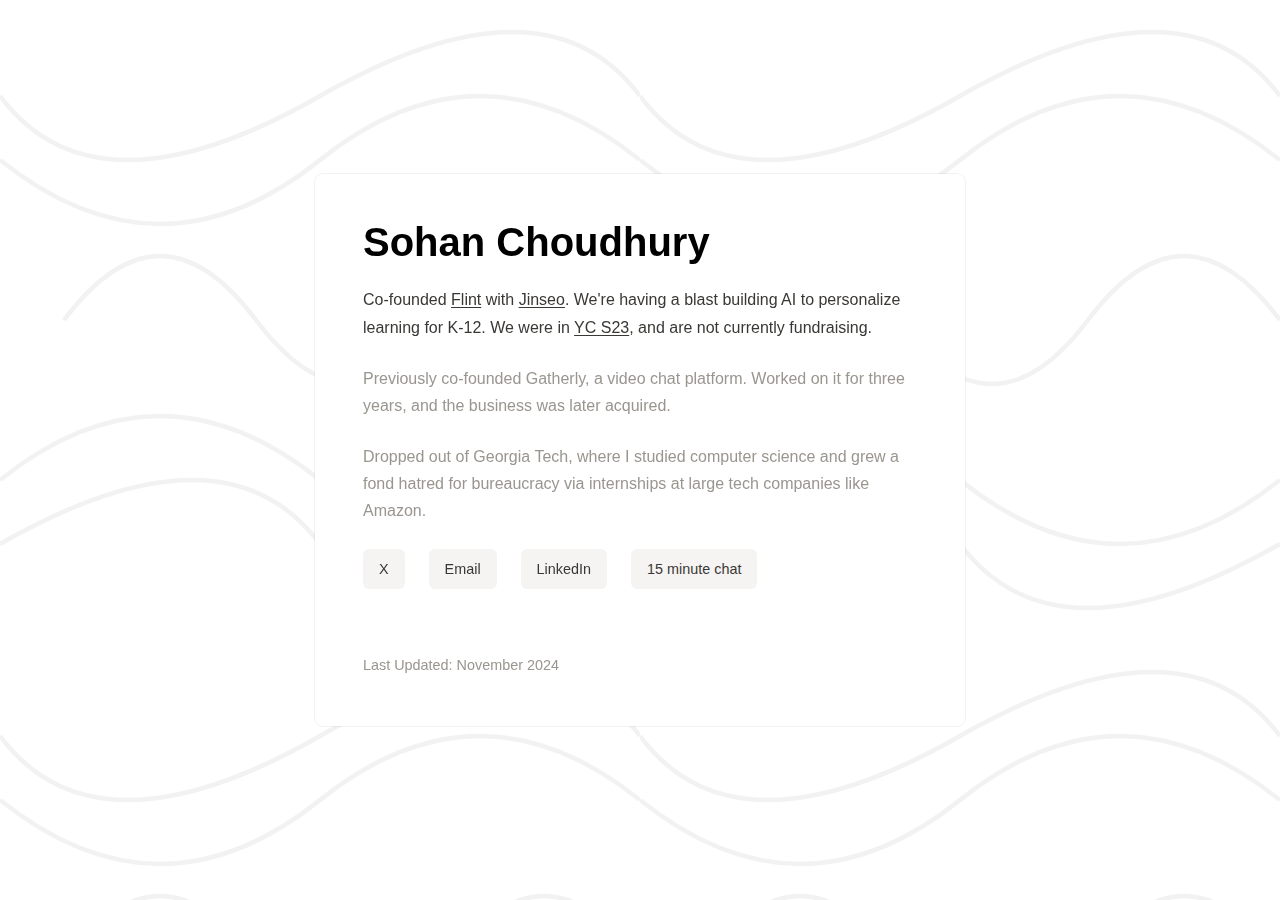
<file: index.html>
<!DOCTYPE html>
<html>
<head>
  <title>Sohan Choudhury</title>
  <link rel="icon" href="data:image/svg+xml,<svg xmlns=%22http://www.w3.org/2000/svg%22 viewBox=%220 0 100 100%22><text y=%22.9em%22 font-size=%2290%22>🌤️</text></svg>">
  <style>
    * {
      box-sizing: border-box;
      margin: 0;
      padding: 0;
    }

    :root {
      --bg: #fff;
      --text: #3A3835;
      --secondary: #9A958F;
      --button-bg: #F5F4F2;
      --spacing: 1.5rem;
    }

    body {
      font-family: -apple-system, BlinkMacSystemFont, "Segoe UI", Roboto, Helvetica, Arial, sans-serif;
      color: var(--text);
      line-height: 1.7;
      min-height: 100vh;
      display: flex;
      align-items: center;
      justify-content: center;
      position: relative;
      background: white;
    }

    body::before {
      content: "";
      position: fixed;
      top: 0;
      left: 0;
      width: 100%;
      height: 100%;
      opacity: 1;
      z-index: -1;
      background-image: url("data:image/svg+xml,%3Csvg width='100%' height='100%' viewBox='0 0 100 100' xmlns='http://www.w3.org/2000/svg'%3E%3Cpath d='M10 50 Q 25 30 40 50 T 70 50 T 100 50' stroke='rgba(0,0,0,0.05)' stroke-width='0.7' fill='none' /%3E%3Cpath d='M0 25 Q 25 45 50 25 T 100 25' stroke='rgba(0,0,0,0.05)' stroke-width='0.7' fill='none' /%3E%3Cpath d='M0 75 Q 25 55 50 75 T 100 75' stroke='rgba(0,0,0,0.05)' stroke-width='0.7' fill='none' /%3E%3Cpath d='M0 85 Q 35 65 50 85 T 100 85' stroke='rgba(0,0,0,0.05)' stroke-width='0.7' fill='none' /%3E%3Cpath d='M0 15 Q 15 35 50 15 T 100 15' stroke='rgba(0,0,0,0.05)' stroke-width='0.7' fill='none' /%3E%3C/svg%3E");
      background-size: 50% auto;
      pointer-events: none;
    }

    .content {
      max-width: 650px;
      padding: 3rem;
      background: white;
      box-shadow: 0 0 0 1px rgba(0,0,0,0.05);
      border-radius: 8px;
      margin: 2rem;
    }

    h1 {
      font-size: 2.5rem;
      line-height: 1;
      margin-bottom: var(--spacing);
      color: black;
      font-weight: 700;
    }

    .description {
      margin-bottom: var(--spacing);
    }

    .description p {
      margin-bottom: 1.5rem;
    }

    .description p:last-child {
      margin-bottom: 0;
    }

    .description p:nth-child(1) {
      color: var(--text);
    }

    .description p:nth-child(2),
    .description p:nth-child(3) {
      color: var(--secondary);
    }

    .description a {
      color: inherit;
      text-decoration: underline;
      text-decoration-thickness: 1px;
      text-underline-offset: 2px;
    }

    .description a:hover {
      color: black;
    }

    .links {
      display: flex;
      align-items: center;
      gap: 1.5rem;
      flex-wrap: wrap;
    }

    .link-button {
      color: var(--text);
      text-decoration: none;
      padding: 8px 16px;
      border-radius: 6px;
      transition: all 0.2s;
      background: var(--button-bg);
      font-size: 0.9rem;
      white-space: nowrap;
      border: none;
      cursor: pointer;
      font-family: inherit;
      line-height: inherit;
    }

    .link-button:hover {
      background: var(--text);
      color: white;
      transform: translateY(-2px);
    }

    .chat-container {
      position: relative;
      white-space: nowrap;
    }

    .chat-text {
      display: inline-block;
      padding: 8px 16px;
      background: var(--button-bg);
      border-radius: 6px;
      color: var(--text);
      font-size: 0.9rem;
      pointer-events: none;
      transition: opacity 0.2s ease;
    }

    .chat-sike {
      position: absolute;
      left: 50%;
      top: 50%;
      transform: translate(-50%, -50%);
      color: var(--text);
      font-size: 0.9rem;
      opacity: 0;
      pointer-events: none;
      transition: opacity 0.2s ease;
    }

    .chat-container:hover .chat-text {
      opacity: 0;
    }

    .chat-container:hover .chat-sike {
      opacity: 1;
    }

    .chat-container:hover {
      cursor: none;
    }

    .footer {
      margin-top: 4rem;
      color: var(--secondary);
      font-size: 0.9rem;
    }

    .copied-toast {
      position: fixed;
      bottom: 20px;
      left: 50%;
      transform: translateX(-50%);
      background: var(--text);
      color: white;
      padding: 8px 16px;
      border-radius: 6px;
      font-size: 0.9rem;
      opacity: 0;
      transition: opacity 0.2s ease;
      pointer-events: none;
    }

    .copied-toast.show {
      opacity: 1;
    }

    .hidden-input {
      position: absolute;
      left: -9999px;
      top: -9999px;
    }

    @media (max-width: 600px) {
      .link-button, .chat-container {
        flex: 0 1 auto;
      }

      .links {
        gap: 0.75rem;
      }
    }
  </style>
</head>
<body>
  <div class="content">
    <h1>Sohan Choudhury</h1>

    <div class="description">
      <p>Co-founded <a href="https://www.flintk12.com/" target="_blank" rel="noopener noreferrer">Flint</a> with <a href="https://www.linkedin.com/in/jinseo-park/" target="_blank" rel="noopener noreferrer">Jinseo</a>. We're having a blast building AI to personalize learning for K-12. We were in <a href="https://www.ycombinator.com/companies/flint-2" target="_blank" rel="noopener noreferrer">YC S23</a>, and are not currently fundraising.</p>

      <p>Previously co-founded Gatherly, a video chat platform. Worked on it for three years, and the business was later acquired.</p>

      <p>Dropped out of Georgia Tech, where I studied computer science and grew a fond hatred for bureaucracy via internships at large tech companies like Amazon.</p>
    </div>

    <div class="links">
      <a href="https://x.com/hungrysohan" class="link-button" target="_blank" rel="noopener noreferrer">X</a>
      <button type="button" class="link-button" id="copyButton">Email</button>
      <a href="https://www.linkedin.com/in/sohan-choudhury/" class="link-button" target="_blank" rel="noopener noreferrer">LinkedIn</a>
      <div class="chat-container">
        <span class="chat-text">15 minute chat</span>
        <span class="chat-sike">sike</span>
      </div>
    </div>

    <div class="footer">
      Last Updated: November 2024
    </div>
  </div>

  <div class="copied-toast" id="toast">Copied</div>

  <!-- Hidden input for copy fallback -->
  <input type="text" value="sohan@flintk12.com" class="hidden-input" id="hiddenInput" readonly>

  <script>
    document.getElementById('copyButton').addEventListener('click', () => {
      const hiddenInput = document.getElementById('hiddenInput');
      hiddenInput.select();

      try {
        document.execCommand('copy');
        const toast = document.getElementById('toast');
        toast.classList.add('show');
        setTimeout(() => {
          toast.classList.remove('show');
        }, 2000);
      } catch (err) {
        console.error('Failed to copy text: ', err);
      }

      // Deselect the input
      window.getSelection().removeAllRanges();
    });
  </script>
</body>
</html>
</file>
